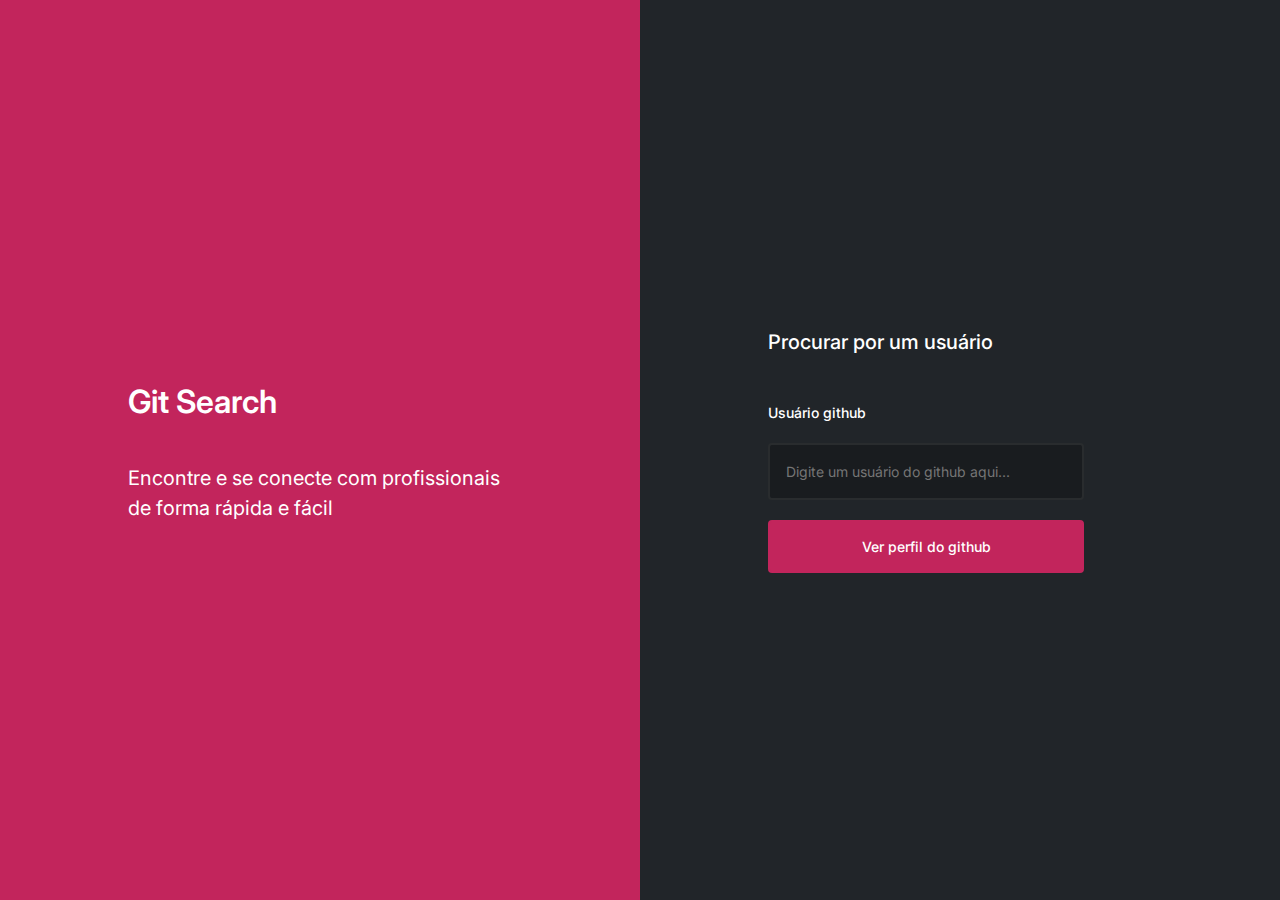
<file: index.html>
<!DOCTYPE html>
<html lang="pt-BR">
  <head>
    <meta charset="UTF-8" />
    <meta http-equiv="X-UA-Compatible" content="IE=edge" />
    <meta name="viewport" content="width=device-width, initial-scale=1.0" />

    <!--  CSS GLOBAL STYLES-->
    <link rel="stylesheet" href="../../styles/reset.css" />
    <link rel="stylesheet" href="../../styles/globalStyles.css" />

    <!--  CSS PÁGINA -->
    <link rel="stylesheet" href="../../pages/home/styles/home.css" />

    <!-- SCRIPT GLOBAL -->
    <script type="module" src="../../scripts/requests.js" defer></script>
    <script type="module" src="../../scripts/search.js" defer></script>
    <script type="module" src="../../scripts/usefulFunctions.js" defer></script>

    <title>Git Search</title>
  </head>
  <body>
    <main>
      <section class="container__git-init">
        <h1 class="title__git-init">Git Search</h1>
        <p class="text__git-init">
          Encontre e se conecte com profissionais de forma rápida e fácil
        </p>
      </section>
      <section class="container__git-search">
        <h2 class="title__git-search">Procurar por um usuário</h2>
        <form action="" class="form__git-search">
          <label for="" class="label__form label__form--name"
            >Usuário github</label
          >
          <input
            type="text"
            class="input__git-search"
            placeholder="Digite um usuário do github aqui..."
            value=""
          />
          <a class="submit__git-search">Ver perfil do github</a>
        </form>
      </section>
    </main>
  </body>
</html>
</file>
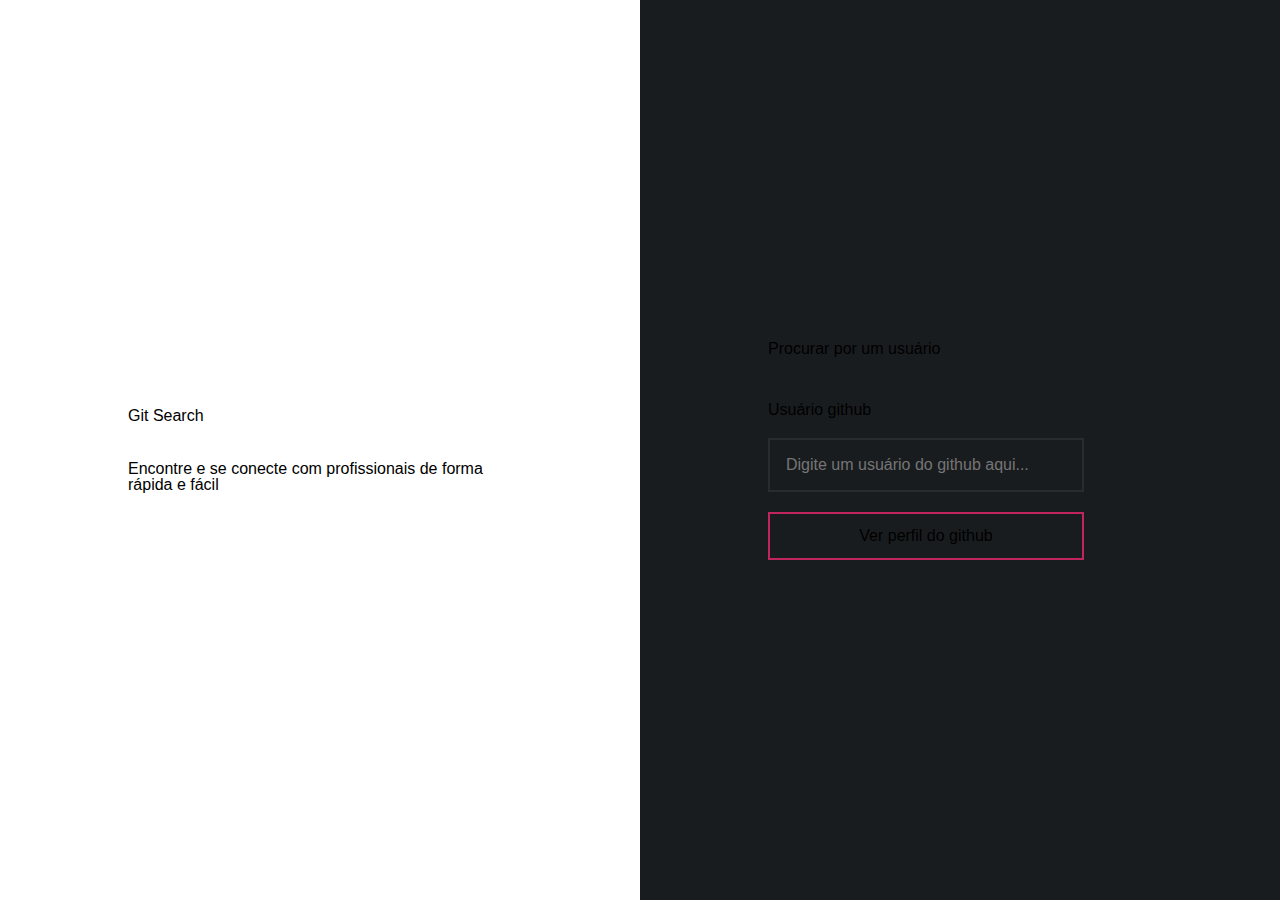
<file: home.html>
<!DOCTYPE html>
<html lang="pt-BR">
  <head>
    <meta charset="UTF-8" />
    <meta http-equiv="X-UA-Compatible" content="IE=edge" />
    <meta name="viewport" content="width=device-width, initial-scale=1.0" />

    <!--  CSS GLOBAL STYLES-->
    <link rel="stylesheet" href="./src/styles/reset.css" />
    <link rel="stylesheet" href="./src/styles/globalStyles.css" />

    <!--  CSS PÁGINA -->
    <link rel="stylesheet" href="./src/styles/home.css" />

    <!-- SCRIPT GLOBAL -->
    <script type="module" src="./src/scripts/requests.js" defer></script>
    <script type="module" src="./src/scripts/search.js" defer></script>
    <script type="module" src="./src/scripts/usefulFunctions.js" defer></script>

    <title>Git Search</title>
  </head>
  <body>
    <main>
      <section class="container__git-init">
        <h1 class="title__git-init">Git Search</h1>
        <p class="text__git-init">
          Encontre e se conecte com profissionais de forma rápida e fácil
        </p>
      </section>
      <section class="container__git-search">
        <h2 class="title__git-search">Procurar por um usuário</h2>
        <form action="" class="form__git-search">
          <label for="" class="label__form label__form--name"
            >Usuário github</label
          >
          <input
            type="text"
            class="input__git-search"
            placeholder="Digite um usuário do github aqui..."
            value=""
          />
          <a class="submit__git-search">Ver perfil do github</a>
        </form>
      </section>
    </main>
  </body>
</html>
</file>
<file: styles/globalStyles.css>
@import url("https://fonts.googleapis.com/css2?family=Inter:wght@200;400;500;600;700&display=swap");

body {
  font-family: "Inter";
  margin: 0 auto;
  box-sizing: border-box;
  width: 100%;
  max-width: 1440px;
  height: 100vh;
  padding: 0;
  background-color: black;
}

button,
a,
input {
  border-radius: var(--border-radius-1);
  text-decoration: none;
}

:root {
  --color-primary: #c2255c;
  --color-secundary: #d6336c;
  --color-error: #520f84;

  --color-grey-0: #191c1f;
  --color-grey-1: #212529;
  --color-grey-2: #33363a;
  --color-grey-3: #373b3e;
  --color-grey-4: #a6a8a9;
  --color-grey-5: #d9d9d9;
  --color-grey-opacity-1: rgba(33, 37, 41, 0.5);
  --color-WhiteFixed: #ffffff;

  --font-primary: "Inter", sans-serif;
  --font-title-1: 2.375rem; /* 38px */
  --font-title-2: 2rem; /* 32px */
  --font-title-3: 1.5rem; /* 24px */
  --font-text-1: 1.25rem; /* 20px */
  --font-text-2: 1.125rem; /* 18px */
  --font-text-3: 1rem; /* 16px */
  --font-text-4: 0.875rem; /* 14px */

  --font-weight-title-1: 700;
  --font-weight-title-2: 600;
  --font-weight-title-3: 500;
  --font-weight-text-1: 400;

  --line-height-title-1: 29px;
  --line-height-title-2: 24px;
  --line-height-text-1: 150%;

  --border-radius-1: 4px;
  --border-radius-2: 8px;
}
</file>
<file: pages/home/styles/home.css>
.container__git-init {
  display: flex;
  justify-content: center;
  flex-direction: column;
  gap: 37px;
  align-items: flex-start;
  width: 100%;
  height: 50vh;
  background-color: var(--color-primary);
  margin: 0 auto;
  padding: 0 10%;
  color: var(--color-WhiteFixed);
}

.title__git-init {
  font-size: var(--font-title-2);
  font-weight: var(--font-weight-title-2);
  line-height: var(--line-height-text-1);
}

.text__git-init {
  font-size: var(--font-text-1);
  font-weight: var(--font-weight-text-1);
  line-height: var(--line-height-text-1);
}

.container__git-search {
  width: 100%;
  display: flex;
  justify-content: center;
  flex-direction: column;
  gap: 45px;
  align-items: stretch;
  height: 50vh;
  background-color: var(--color-grey-1);
  margin: 0 auto;
  padding: 0 10%;
  color: var(--color-WhiteFixed);
}

.title__git-search {
  font-size: var(--font-text-1);
  font-weight: var(--font-weight-title-3);
  line-height: var(--line-height-text-1);
}

.form__git-search {
  display: flex;
  flex-direction: column;
  gap: 20px;
}

.label__form--name,
.input__git-search,
.submit__git-search {
  width: 100%;
  max-width: 316px;
  font-size: var(--font-text-4);
  font-weight: var(--font-weight-title-3);
  line-height: var(--line-height-text-1);
}

.input__git-search {
  background-color: var(--color-grey-0);
  padding: 1rem;
  word-wrap: break-word;
  color: var(--color-WhiteFixed);
  font-weight: var(--font-weight-text-1);
  border: solid 2px #ffffff12;
}

.input__git-search::placeholder {
  white-space: pre-line;
}

.submit__git-search {
  max-width: 316px;
  background-color: var(--color-primary);
  border: solid 2px #c2255c;
  text-align: center;
  padding: 0.875rem;
  transition: 200ms;
}

.submit__git-search:hover {
  background-color: var(--color-secundary);
  border: solid 2px #d6336c;
}

@media (min-width: 900px) {
  main {
    display: flex;
    height: 100%;
  }

  .container__git-init {
    height: 100vh;
  }

  .container__git-search {
    height: 100vh;
  }
}
</file>
<file: src/styles/globalStyles.css>
/* 

@import url("https://fonts.googleapis.com/css2?family=Inter:wght@200;400;500;600;700&family=Nunito&display=swap");
body {
  font-family: "Inter", sans-serif;
  margin: 0 auto;
  box-sizing: border-box;
  width: 100%;
  max-width: 1440px;
  height: 100vh;
  padding: 0;
  background-color: black;
}

:root {
  --color-primary: #4263eb;
  --color-secundary: #364fc7;
  --color-WhiteFixed: #ffffff;
  --color-grey-0: #0a0c0d;
  --color-grey-1: #212529;
  --color-grey-2: #495057;
  --color-grey-3: #868e96;
  --color-grey-4: #dee2e6;
  --color-grey-5: #f8f9fa;
  --color-grey-opacity-1: rgba(33, 37, 41, 0.5);
  --color-like: #d7443e;

  --font-title-1: 1.75rem;
  --font-title-2: 1.25rem;
  --font-text-1: 1rem;
  --font-text-2: 0.875rem;
  --font-text-3: 0.75rem;

  --font-weight-title-1: 700;
  --font-weight-title-2: 600;
  --font-weight-text-1: 400;

  --line-height-title-1: 40px;
  --line-height-title-2: 24px;
  --line-height-text-1: 28px;
  --line-height-text-2: 16px;

  --border-radius-1: 2px;

  --size-width-1: 100vw;
  --size-width-2: 1728px;
  --size-width-3: 1600px;

  --size-height-1: 100vh;
}

header {
  position: fixed;
  display: flex;
  justify-content: space-around;
  align-items: center;
  background-color: var(--color-grey-1);
  height: 76px;
  width: 100%;
  z-index: 1001;
  max-width: 1440px;
}

main {
  width: 100%;
  max-width: 1440px;
  padding-top: 124px;
  background-color: var(--color-WhiteFixed);
}

main > div {
  padding: 0 9px 0 20px;
  margin: 0 22px 0 22px;
}
dialog {
  padding: 0;
  width: 385px;
  border-radius: 8px;
  border: none;
  overflow-x: hidden;
}

dialog::backdrop {
  background-color: rgba(33, 37, 41, 0.5);
}
 */

:root {
  --color-brand-1: #c2255c;
  --color-brand-2: #d6336c;
  --color-grey-1: #191c1f;
  --color-grey-2: #212529;
  --color-grey-3: #33363a;
  --color-grey-4: #373b3e;
  --color-grey-6: #a6a8a9;
  --color-grey-7: #ffffff;
  --color-alert: #c22554;
  --font-primary: "Inter", sans-serif;
}
</file>
<file: src/styles/home.css>
.container__git-init {
  display: flex;
  justify-content: center;
  flex-direction: column;
  gap: 37px;
  align-items: flex-start;
  width: 100%;
  height: 50vh;
  background-color: var(--color-primary);
  margin: 0 auto;
  padding: 0 10%;
  color: var(--color-WhiteFixed);
}

.title__git-init {
  font-size: var(--font-title-2);
  font-weight: var(--font-weight-title-2);
  line-height: var(--line-height-text-1);
}

.text__git-init {
  font-size: var(--font-text-1);
  font-weight: var(--font-weight-text-1);
  line-height: var(--line-height-text-1);
}

.container__git-search {
  width: 100%;
  display: flex;
  justify-content: center;
  flex-direction: column;
  gap: 45px;
  align-items: stretch;
  height: 50vh;
  background-color: var(--color-grey-1);
  margin: 0 auto;
  padding: 0 10%;
  color: var(--color-WhiteFixed);
}

.title__git-search {
  font-size: var(--font-text-1);
  font-weight: var(--font-weight-title-3);
  line-height: var(--line-height-text-1);
}

.form__git-search {
  display: flex;
  flex-direction: column;
  gap: 20px;
}

.label__form--name,
.input__git-search,
.submit__git-search {
  width: 100%;
  max-width: 316px;
  font-size: var(--font-text-4);
  font-weight: var(--font-weight-title-3);
  line-height: var(--line-height-text-1);
}

.input__git-search {
  background-color: var(--color-grey-0);
  padding: 1rem;
  word-wrap: break-word;
  color: var(--color-WhiteFixed);
  font-weight: var(--font-weight-text-1);
  border: solid 2px #ffffff12;
}

.input__git-search::placeholder {
  white-space: pre-line;
}

.submit__git-search {
  max-width: 316px;
  background-color: var(--color-primary);
  border: solid 2px #c2255c;
  text-align: center;
  padding: 0.875rem;
  transition: 200ms;
}

.submit__git-search:hover {
  background-color: var(--color-secundary);
  border: solid 2px #d6336c;
}

@media (min-width: 900px) {
  main {
    display: flex;
    height: 100%;
  }

  .container__git-init {
    height: 100vh;
  }

  .container__git-search {
    height: 100vh;
  }
}
</file>
